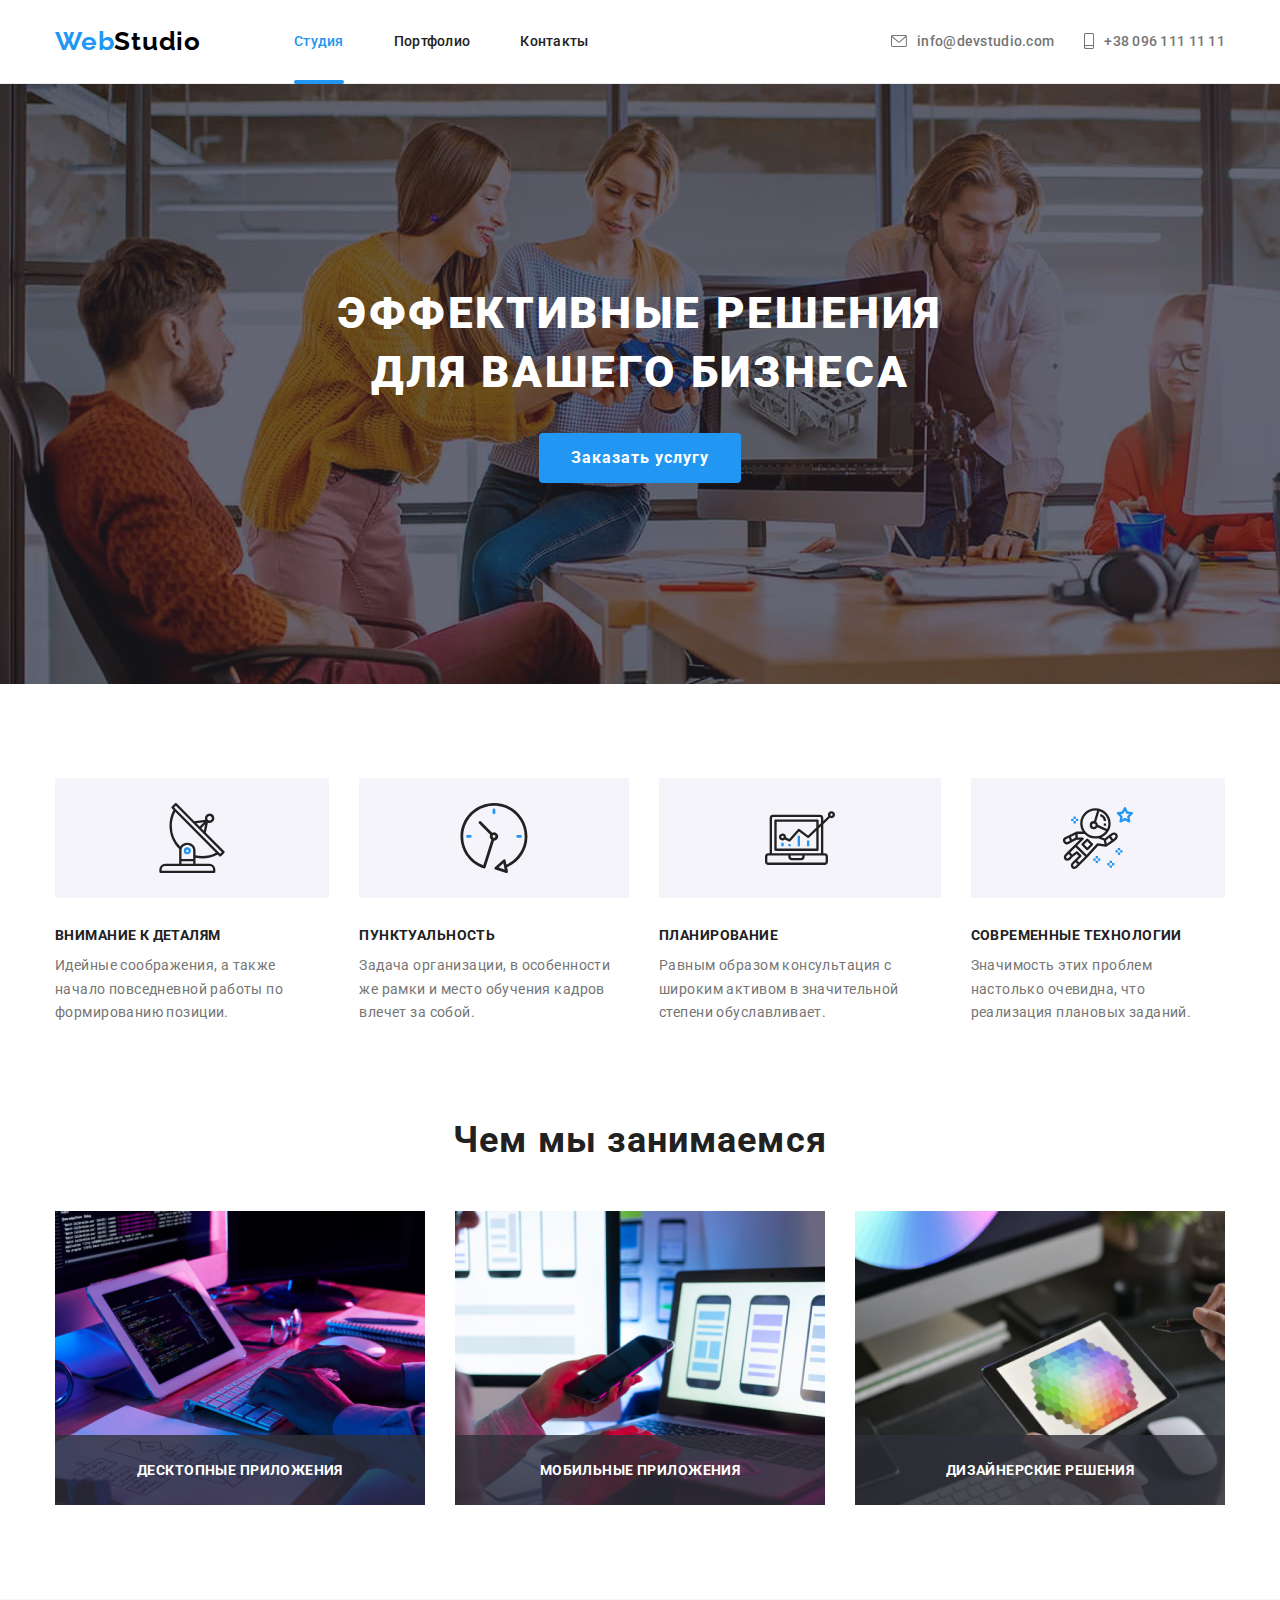
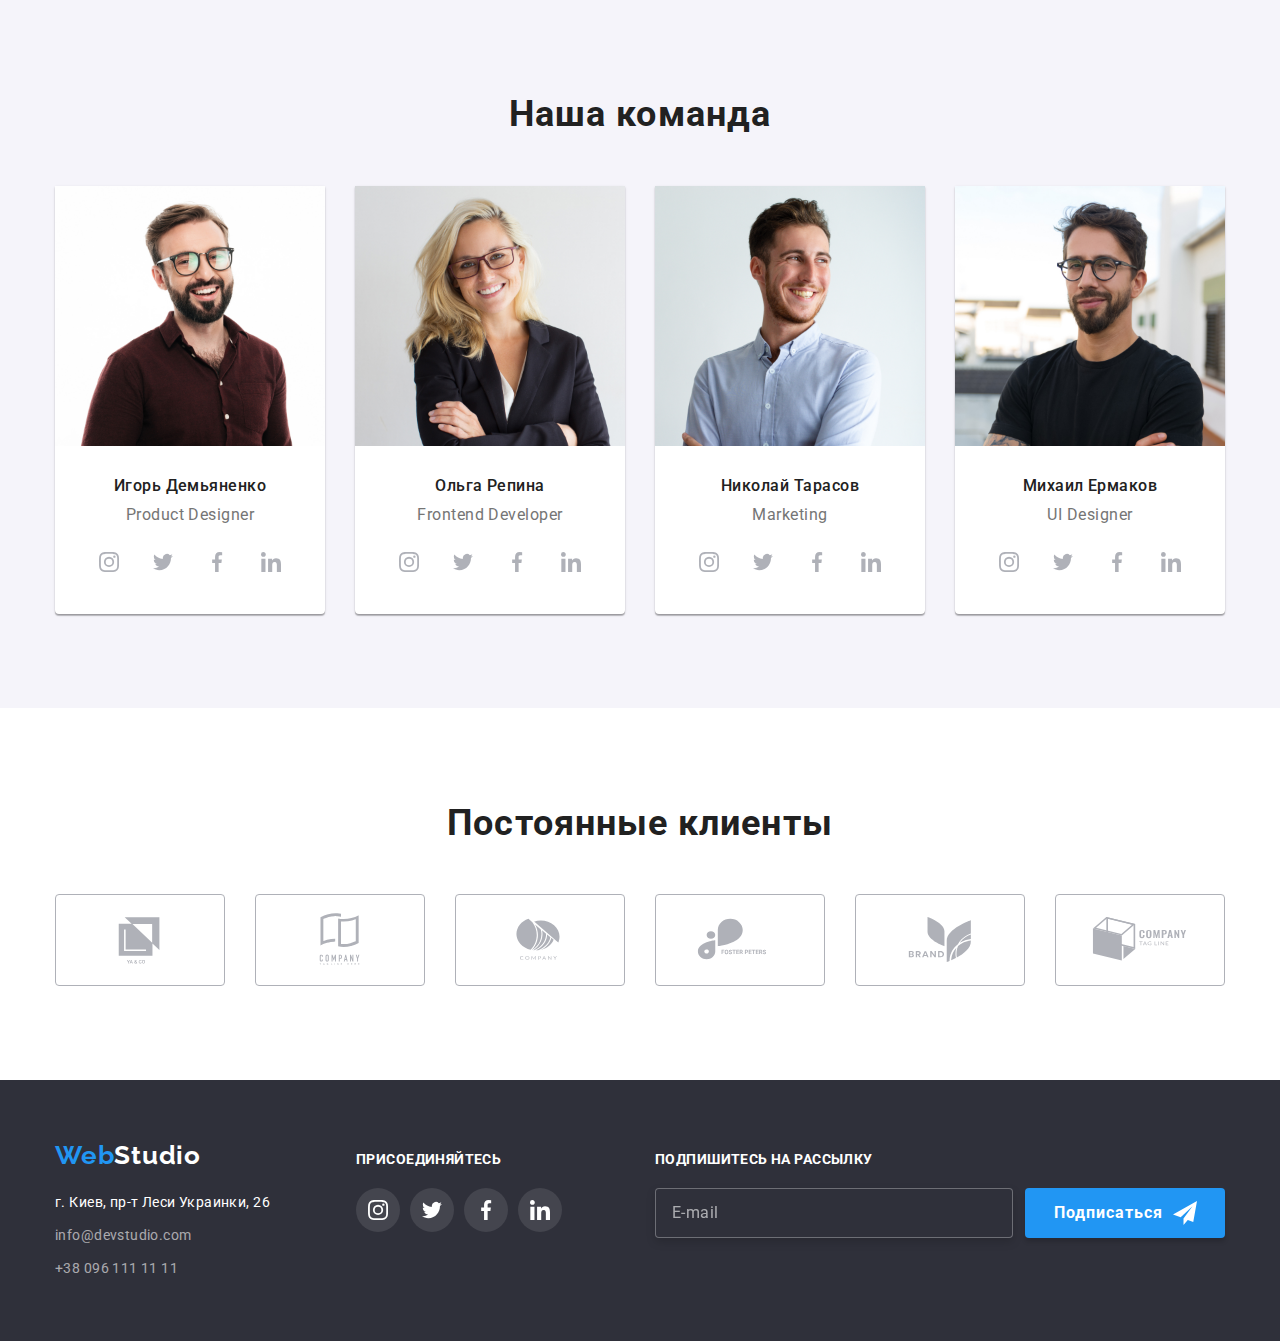
<file: index.html>
<!DOCTYPE html>
<html lang="ru">
<head>
    <meta charset="UTF-8">
    <meta http-equiv="X-UA-Compatible" content="IE=edge">
    <meta name="viewport" content="width=device-width, initial-scale=1.0">
    <title>Студия</title>
    <link href="https://fonts.googleapis.com/css2?family=Raleway:wght@700&family=Roboto:wght@400;500;700;900&display=swap" rel="stylesheet">
    <link rel="stylesheet" href="https://cdnjs.cloudflare.com/ajax/libs/modern-normalize/1.1.0/modern-normalize.min.css">
    <link rel="stylesheet" href="./css/styles.css">
</head>
<body>

    <!-- Шапка сайта -->
    <header class="page-header">
        <div class="container nav-header">
            <nav class="main-nav">
                <a href="./index.html" class="logo">Web<span class="studio">Studio</span></a>
                <ul class="site-nav">
                    <li class="item">
                        <a href="./index.html" class="link current">Студия</a>
                    </li>
                    <li class="item">
                        <a href="./portfolio.html" class="link">Портфолио</a>
                    </li>
                    <li class="item">
                        <a href="" class="link">Контакты</a>
                    </li>
                </ul>
            </nav>    
            <ul class="auth">
                <li class="item">
                    <a href="mailto:info@devstudio.com" class="auth-mail"><svg class="retreat" width="16" height="12">
                        <use href="./images/icons.svg#envelope"></use>
                    </svg>info@devstudio.com</a>
                </li>
                <li class="item">
                    <a href="tel:+380961111111" class="auth-tel"><svg class="retreat" width="10" height="16">
                        <use href="./images/icons.svg#smartphone"></use>
                    </svg>+38 096 111 11 11</a>
                </li>
            </ul>
        </div>
    </header>

    <main>
        <!-- Герой -->
        <section class="section hero">
            <h1 class="hero-title">Эффективные решения для вашего бизнеса</h1>
            <button type="button" class="hero-btn" data-modal-open>Заказать услугу</button>
        </section>

        <!-- Особенности -->
        <section class="section feature">
            <div class="container">
                <h2 class="hidden">Особенности</h2>
                <ul class="peculiarities">
                    <li class="item">
                        <div class="decor">
                            <svg class="" width="70" height="70">
                                <use href="./images/icons.svg#antenna1"></use></svg>
                        </div>
                        <h3 class="section-title">Внимание к деталям</h3>
                        <p class="paragraph">Идейные соображения, а также начало повседневной работы по формированию позиции.</p>
                    </li>
                    <li class="item">
                        <div class="decor">
                            <svg class="" width="70" height="70">
                                <use href="./images/icons.svg#clock1"></use></svg>
                        </div>
                        <h3 class="section-title">Пунктуальность</h3>
                        <p class="paragraph">Задача организации, в особенности же рамки и место обучения кадров влечет за собой.</p>
                    </li>
                    <li class="item">
                        <div class="decor">
                            <svg class="" width="70" height="70">
                                <use href="./images/icons.svg#diagram1"></use></svg>
                        </div>
                        <h3 class="section-title">Планирование</h3>
                        <p class="paragraph">Равным образом консультация с широким активом в значительной степени обуславливает.</p>
                    </li>
                    <li class="item">
                        <div class="decor">
                            <svg class="" width="70" height="70">
                                <use href="./images/icons.svg#astronaut1"></use></svg>
                        </div>
                        <h3 class="section-title">Современные технологии</h3>
                        <p class="paragraph">Значимость этих проблем настолько очевидна, что реализация плановых заданий.</p>
                    </li>
                </ul>
            </div>
        </section>

        <!-- Чем мы занимаемся -->
        <section class="section work">
            <div class="container">
                <h2 class="section-title">Чем мы занимаемся</h2>
            <ul class="section-work">
                <li class="item">
                    <div class="work-item">
                        <img src="./images/box1.jpg" alt="компьютер" width="370">
                        <div class="work-insert">
                            <p class="paragraph">Десктопные приложения</p>
                        </div>
                    </div>
                </li>
                <li class="item">
                    <div class="work-item">
                        <img src="./images/box2.jpg" alt="телефон" width="370">
                        <div class="work-insert">
                            <p class="paragraph">Мобильные приложения</p>
                        </div>
                    </div>
                </li>
                <li class="item">
                    <div class="work-item">
                        <img src="./images/box3.jpg" alt="планшет" width="370">
                        <div class="work-insert">
                            <p class="paragraph">Дизайнерские решения</p>
                        </div>
                    </div>
                </li>
            </ul>
            </div>
        </section>

        <!-- Наша команда -->
        <section class="section people">
            <div class="container">
                <h2 class="section-title">Наша команда</h2>
                <ul class="command">
                    <li class="item">
                        <img src="./images/foto-id.jpg" alt="Игорь Демьяненко" width="270">
                        <div class="content">
                            <h3 class="name">Игорь Демьяненко</h3>
                            <p class="paragraph" lang="en">Product Designer</p>
                            <ul class="links">
                                <li class="ikons">
                                    <a class="ikons1" href="">
                                        <svg class="command-ikons" width="20" height="20">
                                            <use href="./images/icons.svg#instagram"></use>
                                        </svg>
                                    </a>
                                </li>
                                <li class="ikons">
                                    <a class="ikons1" href="">
                                        <svg class="command-ikons" width="20" height="20">
                                            <use href="./images/icons.svg#twitter"></use>
                                        </svg>
                                    </a>
                                </li>
                                <li class="ikons">
                                    <a class="ikons1" href="">
                                        <svg class="command-ikons" width="20" height="20">
                                            <use href="./images/icons.svg#facebook"></use>
                                        </svg>
                                    </a>
                                </li>
                                <li class="ikons">
                                    <a class="ikons1" href="">
                                        <svg class="command-ikons" width="20" height="20">
                                            <use href="./images/icons.svg#linkedin"></use>
                                        </svg>
                                    </a>
                                </li>
                            </ul>
                        </div>
                    </li>
                    <li class="item">
                        <img src="./images/foto-or.jpg" alt="Ольга Репина" width="270">
                        <div class="content">
                            <h3 class="name">Ольга Репина</h3>
                            <p class="paragraph" lang="en">Frontend Developer</p>
                            <ul class="links">
                                <li class="ikons">
                                    <a class="ikons1" href="">
                                        <svg class="command-ikons" width="20" height="20">
                                            <use href="./images/icons.svg#instagram"></use>
                                        </svg>
                                    </a>
                                </li>
                                <li class="ikons">
                                    <a class="ikons1" href="">
                                        <svg class="command-ikons" width="20" height="20">
                                            <use href="./images/icons.svg#twitter"></use>
                                        </svg>
                                    </a>
                                </li>
                                <li class="ikons">
                                    <a class="ikons1" href="">
                                        <svg class="command-ikons" width="20" height="20">
                                            <use href="./images/icons.svg#facebook"></use>
                                        </svg>
                                    </a>
                                </li>
                                <li class="ikons">
                                    <a class="ikons1" href="">
                                        <svg class="command-ikons" width="20" height="20">
                                            <use href="./images/icons.svg#linkedin"></use>
                                        </svg>
                                    </a>
                                </li>
                            </ul>
                        </div>
                    </li>
                    <li class="item">
                        <img src="./images/foto-nt.jpg" alt="Николай Тарасов" width="270">
                        <div class="content">
                            <h3 class="name">Николай Тарасов</h3>
                            <p class="paragraph" lang="en">Marketing</p>
                            <ul class="links">
                                <li class="ikons">
                                    <a class="ikons1" href="">
                                        <svg class="command-ikons" width="20" height="20">
                                            <use href="./images/icons.svg#instagram"></use>
                                        </svg>
                                    </a>
                                </li>
                                <li class="ikons">
                                    <a class="ikons1" href="">
                                        <svg class="command-ikons" width="20" height="20">
                                            <use href="./images/icons.svg#twitter"></use>
                                        </svg>
                                    </a>
                                </li>
                                <li class="ikons">
                                    <a class="ikons1" href="">
                                        <svg class="command-ikons" width="20" height="20">
                                            <use href="./images/icons.svg#facebook"></use>
                                        </svg>
                                    </a>
                                </li>
                                <li class="ikons">
                                    <a class="ikons1" href="">
                                        <svg class="command-ikons" width="20" height="20">
                                            <use href="./images/icons.svg#linkedin"></use>
                                        </svg>
                                    </a>
                                </li>
                            </ul>
                        </div>
                    </li>
                    <li class="item">
                        <img src="./images/foto-me.jpg" alt="Михаил Ермаков" width="270">
                        <div class="content">
                            <h3 class="name">Михаил Ермаков</h3>
                            <p class="paragraph" lang="en">UI Designer</p>
                            <ul class="links">
                                <li class="ikons">
                                    <a class="ikons1" href="">
                                        <svg class="command-ikons" width="20" height="20">
                                            <use href="./images/icons.svg#instagram"></use>
                                        </svg>
                                    </a>
                                </li>
                                <li class="ikons">
                                    <a class="ikons1" href="">
                                        <svg class="command-ikons" width="20" height="20">
                                            <use href="./images/icons.svg#twitter"></use>
                                        </svg>
                                    </a>
                                </li>
                                <li class="ikons">
                                    <a class="ikons1" href="">
                                        <svg class="command-ikons" width="20" height="20">
                                            <use href="./images/icons.svg#facebook"></use>
                                        </svg>
                                    </a>
                                </li>
                                <li class="ikons">
                                    <a class="ikons1" href="">
                                        <svg class="command-ikons" width="20" height="20">
                                            <use href="./images/icons.svg#linkedin"></use>
                                        </svg>
                                    </a>
                                </li>
                            </ul>
                        </div>
                    </li>
                </ul>
            </div>
        </section>
        <!-- постоянные клиенты -->
        <section class="section regular-customers">
            <div class="container">
                <h2 class="section-title">Постоянные клиенты</h2>
                <ul class="customers">
                    <li>
                        <a href="" class="button1">                            
                            <svg class="button-icon" width="106" height="60">
                                <use href="./images/icons.svg#logo1"></use>
                            </svg>                            
                        </a>
                    </li>
                    <li>
                        <a href="" class="button1">
                            <svg class="button-icon" width="106" height="60">
                                <use href="./images/icons.svg#logo2"></use>
                            </svg>
                        </a>
                    </li>
                    <li>
                        <a href="" class="button1">
                            <svg class="button-icon" width="106" height="60">
                                <use href="./images/icons.svg#logo3"></use>
                            </svg>
                        </a>
                    </li>
                    <li>
                        <a href="" class="button1">
                            <svg class="button-icon" width="106" height="60">
                                <use href="./images/icons.svg#logo4"></use>
                            </svg>
                        </a>
                    </li>
                    <li>
                        <a href="" class="button1">
                            <svg class="button-icon" width="106" height="60">
                                <use href="./images/icons.svg#logo5"></use>
                            </svg>
                        </a>
                    </li>
                    <li>
                        <a href="" class="button1">
                            <svg class="button-icon" width="106" height="60">
                                <use href="./images/icons.svg#logo6"></use>
                            </svg>
                        </a>
                    </li>
                </ul>
            </div>
        </section>
    </main>

    <!-- Футер -->
    <footer class="footer">
        <div class="container ranks">
            <div class="footer-left">
                <p><a href="./index.html" class="logo">Web<span class="studio">Studio</span></a></p>        
                <address>
                    <ul class="address">
                        <li><a href="https://goo.gl/maps/qXwa7qk5TGZTuWN36" target="_blank" rel="noopener noreferrer" class="address-link maps">г. Киев, пр-т Леси Украинки, 26</a></li>
                        <li class="address-indent"><a href="mailto:info@devstudio.com" class="address-link mail">info@devstudio.com</a></li>
                        <li class="address-indent"><a href="tel:+380961111111" class="address-link tel">+38 096 111 11 11</a></li>
                    </ul>
                </address>
            </div>
            <div class="footer-links">
                <p class="footer-paragraph">присоединяйтесь</p>
                <ul class="links">
                    <li class="ikons">
                        <a class="ikons1" href="">
                            <svg class="footer-ikons" width="20" height="20">
                                <use href="./images/icons.svg#instagram"></use>
                            </svg>
                        </a>
                    </li>
                    <li class="ikons">
                        <a class="ikons1" href="">
                            <svg class="footer-ikons" width="20" height="20">
                                <use href="./images/icons.svg#twitter"></use>
                            </svg>
                        </a>
                    </li>
                    <li class="ikons">
                        <a class="ikons1" href="">
                            <svg class="footer-ikons" width="20" height="20">
                                <use href="./images/icons.svg#facebook"></use>
                            </svg>
                        </a>
                    </li>
                    <li class="ikons">
                        <a class="ikons1" href="">
                            <svg class="footer-ikons" width="20" height="20">
                                <use href="./images/icons.svg#linkedin"></use>
                            </svg>
                        </a>
                    </li>
                </ul>
            </div>
            <form class="footer-form">
                <p class="footer-paragraph">Подпишитесь на рассылку</p>
                <div class="footer-contact-form">
                    <input class="footer-contact-form-input" type="email" name="email" placeholder="E-mail" required>
                    <button class="footer-form-submit-btn" type="submit">
                        Подписаться
                        <svg class="icon-send" width="24" height="24">
                            <use href="./images/icons.svg#icon-send"></use></svg>
                    </button>
                </div>
            </form>
        </div>
    </footer>
        <!-- модалка -->
    <div class="backdrop is-hidden" data-modal>
        <div class="modal">            
            <button type="button" class="modal-close" data-modal-close>
                <svg width="18" height="18">
                    <use href="./images/icons.svg#close-black"></use>
                </svg>
            </button>

            <form class="contact-form">
                <p class="contact-form-text">Оставьте свои данные, мы вам перезвоним</p>
                <label class="contact-form-field">
                    Имя
                    <span class="contact-form-input-icon">
                        <input class="contact-form-input" name="user-name" type="text">
                        <svg class="contact-form-icon" width="18" height="18">
                            <use href="./images/icons.svg#person-black"></use></svg> 
                    </span>                        
                </label>
                <label class="contact-form-field">
                    Телефон
                    <span class="contact-form-input-icon">
                        <input class="contact-form-input" name="user-phon" type="tel">
                        <svg class="contact-form-icon" width="18" height="18">
                            <use href="./images/icons.svg#phone-black"></use></svg> 
                    </span>                        
                </label>
                <label class="contact-form-field">
                    Почта
                    <span class="contact-form-input-icon">
                        <input class="contact-form-input" name="user-email" type="email">
                        <svg class="contact-form-icon" width="18" height="18">
                            <use href="./images/icons.svg#email-black"></use></svg> 
                    </span>                        
                </label>
                <label class="contact-form-field">
                    Комментарий
                    <textarea class="contact-form-message" name="user-message" placeholder="Введите текст"></textarea>
                </label>
                <div class="contact-form-checkbox-wrapper">
                    <input class="contact-form-checkbox hidden" name="accept-policy" type="checkbox" id="checkbox-policy" required>
                    <label class="contact-form-checkbox-label" for="checkbox-policy"
                    >Соглашаюсь с рассылкой и принимаю&nbsp;<a class="contact-form-checkbox-link" href="">Условия договора</a></label
                    >
                </div>
                <button class="contact-form-submit-btn" type="submit">Отправить</button>
            </form>
        </div>
    </div>
    <script src="./js/modal.js"></script>
</body>
</html>
</file>
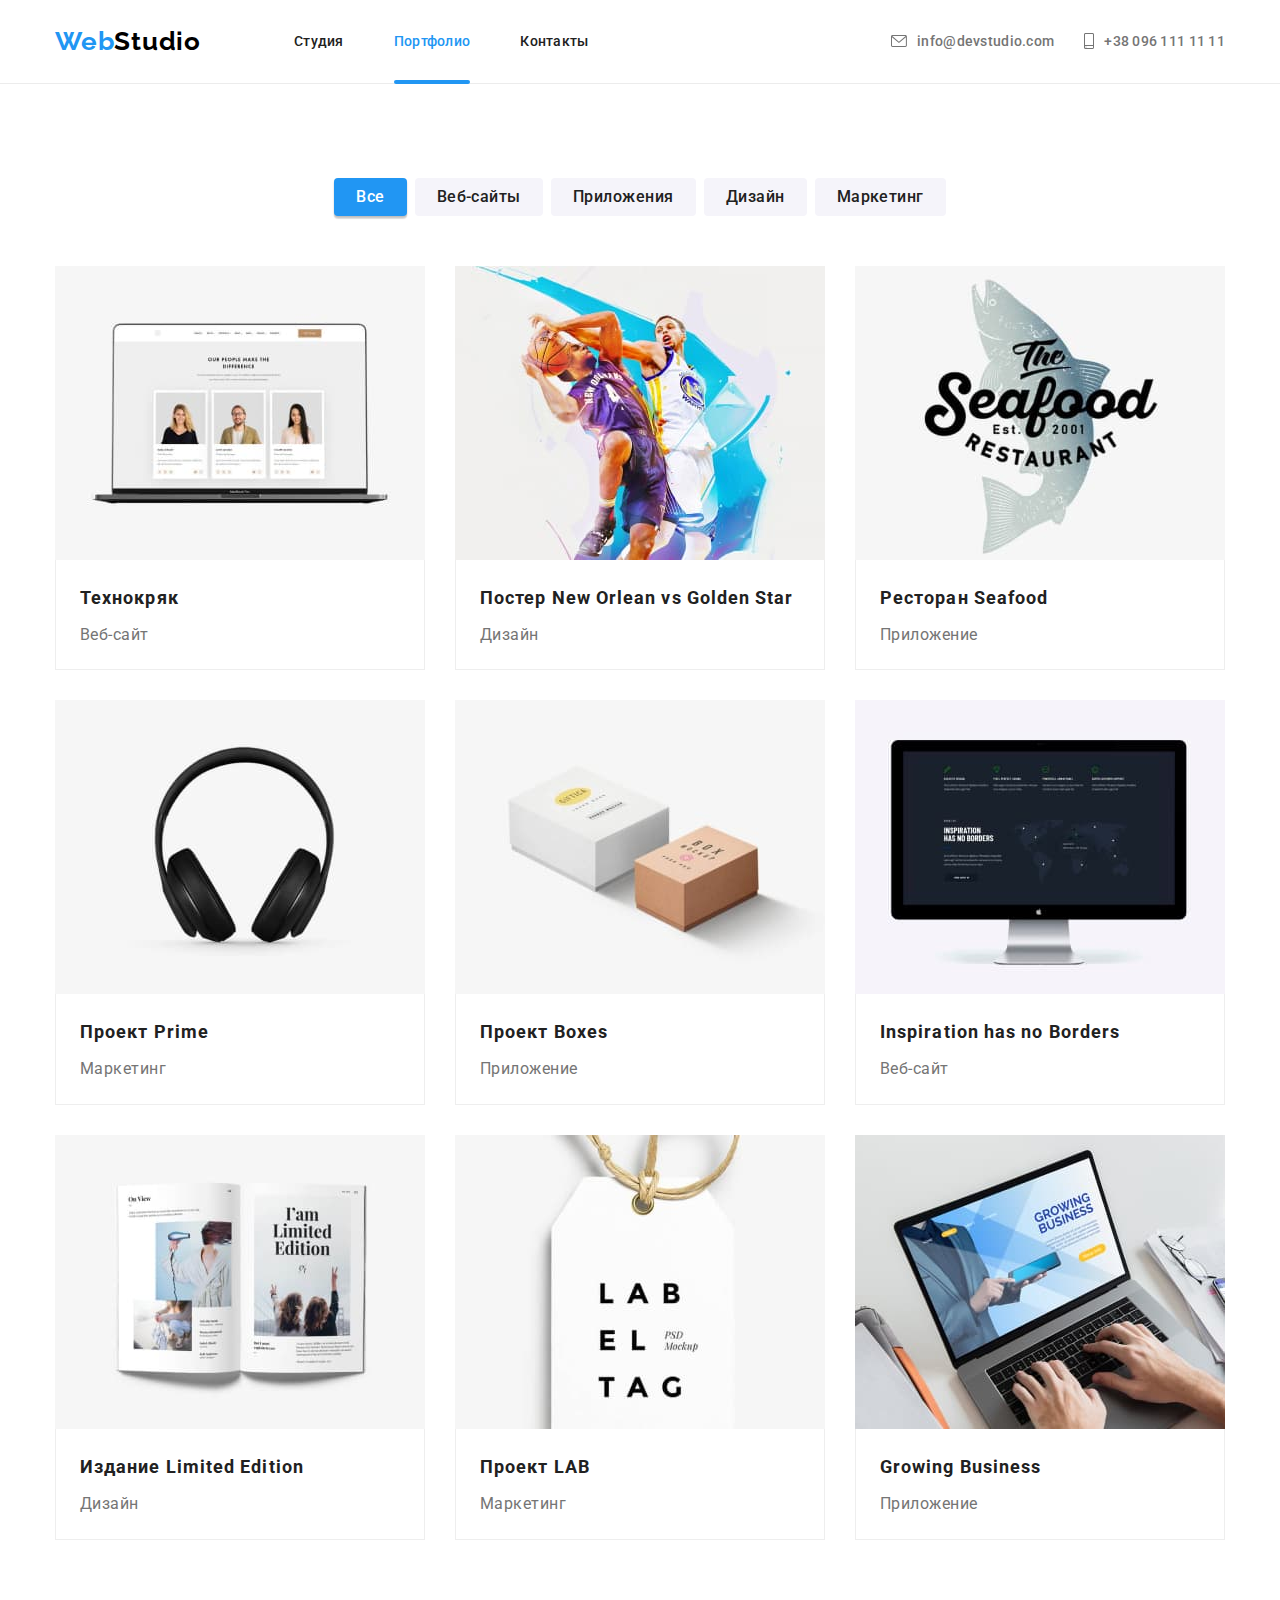
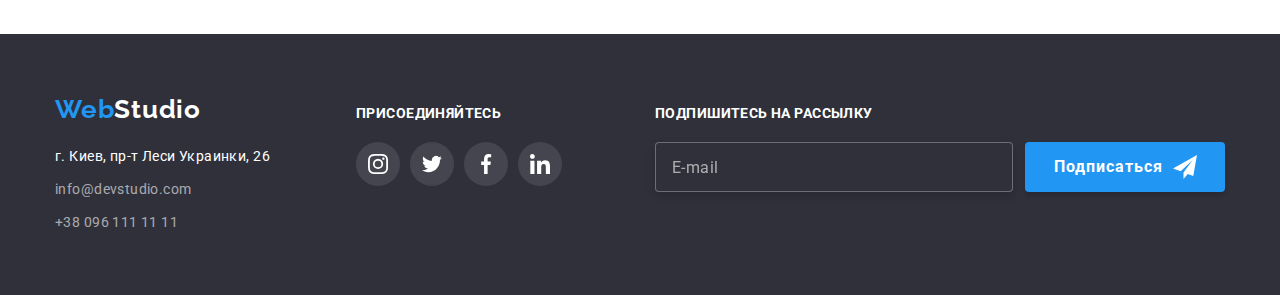
<file: portfolio.html>
<!DOCTYPE html>
<html lang="ru">
<head>
    <meta charset="UTF-8">
    <meta http-equiv="X-UA-Compatible" content="IE=edge">
    <meta name="viewport" content="width=device-width, initial-scale=1.0">
    <title>Портфолио</title>
    <link href="https://fonts.googleapis.com/css2?family=Raleway:wght@700&family=Roboto:wght@400;500;700;900&display=swap" rel="stylesheet">
    <link rel="stylesheet" href="https://cdnjs.cloudflare.com/ajax/libs/modern-normalize/1.1.0/modern-normalize.min.css">
    <link rel="stylesheet" href="./css/styles.css">
</head>
<body>
    <!-- Шапка сайта -->
    <header class="page-header">
        <div class="container nav-header">
            <nav class="main-nav">
                <a href="./index.html" class="logo">Web<span class="studio">Studio</span></a>
                <ul class="site-nav">
                    <li class="item">
                        <a href="./index.html" class="link">Студия</a>
                    </li>
                    <li class="item">
                        <a href="./portfolio.html" class="link current">Портфолио</a>
                    </li>
                    <li class="item">
                        <a href="" class="link">Контакты</a>
                    </li>
                </ul>
            </nav>
            <ul class="auth">
                <li class="item">
                    <a href="mailto:info@devstudio.com" class="auth-mail"><svg class="retreat" width="16" height="12">
                        <use href="./images/icons.svg#envelope"></use>
                    </svg>info@devstudio.com</a>
                </li>
                <li class="item">
                    <a href="tel:+380961111111" class="auth-tel"><svg class="retreat" width="10" height="16">
                        <use href="./images/icons.svg#smartphone"></use>
                    </svg>+38 096 111 11 11</a>
                </li>
            </ul>
        </div>
    </header>

    <main>
        <section class="section">
            <div class="container">
                <h1 class="hidden">Портфолио</h1>
                <!-- Фильтр -->
                <ul class="filter">
                    <li class="item"><button type="button" class="button primary">Все</button></li>
                    <li class="item"><button type="button" class="button secondary">Веб-сайты</button></li>
                    <li class="item"><button type="button" class="button secondary">Приложения</button></li>
                    <li class="item"><button type="button" class="button secondary">Дизайн</button></li>
                    <li class="item"><button type="button" class="button secondary">Маркетинг</button></li>
                </ul>
                <!-- Карточки -->
                <ul class="cards">
                    <li class="item">
                        <a class="cards-link" href="">
                            <div class="tumb">
                                <img src="./images/img1.jpg" alt="Технокряк" width="370">
                                <div class="overlay">
                                    <p class="paragraph" >Технокряк это современная площадка распространения коронавируса. Компании используют эту платформу для цифрового шпионажа и атак на защищённые сервера конкурентов.</p>
                                </div>
                            </div>
                            <div class="content">
                                <h2 class="title">Технокряк</h2>
                                <p class="paragraph">Веб-сайт</p>
                            </div>
                        </a>
                    </li>
                    <li class="item">
                        <a class="cards-link" href="">
                            <div class="tumb">
                                <img src="./images/img2.jpg" alt="Постер New Orlean vs Golden Star" width="370">
                                <div class="overlay">
                                    <p class="paragraph">Технокряк это современная площадка распространения коронавируса. Компании используют эту платформу для цифрового шпионажа и атак на защищённые сервера конкурентов.</p>
                                </div>
                            </div>                            
                            <div class="content">
                                <h2 class="title">Постер New Orlean vs Golden Star</h2>
                                <p class="paragraph">Дизайн</p>
                            </div>
                        </a>
                    </li>
                    <li class="item">
                        <a class="cards-link" href="">
                            <div class="tumb">
                                <img src="./images/img3.jpg" alt="Ресторан Seafood" width="370">
                                <div class="overlay">
                                    <p class="paragraph">Технокряк это современная площадка распространения коронавируса. Компании используют эту платформу для цифрового шпионажа и атак на защищённые сервера конкурентов.</p>
                                </div>
                            </div>                            
                            <div class="content">
                                <h2 class="title">Ресторан Seafood</h2>
                                <p class="paragraph">Приложение</p>
                            </div>
                        </a>
                    </li>
                    <li class="item">
                        <a class="cards-link" href="">
                            <div class="tumb">
                                <img src="./images/img4.jpg" alt="Проект Prime" width="370">
                                <div class="overlay">
                                    <p class="paragraph">Технокряк это современная площадка распространения коронавируса. Компании используют эту платформу для цифрового шпионажа и атак на защищённые сервера конкурентов.</p>
                                </div>
                            </div>                            
                            <div class="content">
                                <h2 class="title">Проект Prime</h2>
                                <p class="paragraph">Маркетинг</p>
                            </div>
                        </a>
                    </li>
                    <li class="item">
                        <a class="cards-link" href="">
                            <div class="tumb">
                                <img src="./images/img5.jpg" alt="Проект Boxes" width="370">
                                <div class="overlay">
                                    <p class="paragraph">Технокряк это современная площадка распространения коронавируса. Компании используют эту платформу для цифрового шпионажа и атак на защищённые сервера конкурентов.</p>
                                </div>
                            </div>                            
                            <div class="content">
                                <h2 class="title">Проект Boxes</h2>
                                <p class="paragraph">Приложение</p>
                            </div>
                        </a>
                    </li>
                    <li class="item">
                        <a class="cards-link" href="">
                            <div class="tumb">
                                <img src="./images/img6.jpg" alt="Inspiration has no Borders" width="370">
                                <div class="overlay">
                                    <p class="paragraph">Технокряк это современная площадка распространения коронавируса. Компании используют эту платформу для цифрового шпионажа и атак на защищённые сервера конкурентов.</p>
                                </div>
                            </div>                            
                            <div class="content">
                                <h2 class="title">Inspiration has no Borders</h2>
                                <p class="paragraph">Веб-сайт</p>
                            </div>
                        </a>
                    </li>
                    <li class="item">
                        <a class="cards-link" href="">
                            <div class="tumb">
                                <img src="./images/img7.jpg" alt="Издание Limited Edition" width="370">
                                <div class="overlay">
                                    <p class="paragraph">Технокряк это современная площадка распространения коронавируса. Компании используют эту платформу для цифрового шпионажа и атак на защищённые сервера конкурентов.</p>
                                </div>
                            </div>                            
                            <div class="content">
                                <h2 class="title">Издание Limited Edition</h2>
                                <p class="paragraph">Дизайн</p>
                            </div>
                        </a>
                    </li>
                    <li class="item">
                        <a class="cards-link" href="">
                            <div class="tumb">
                                <img src="./images/img8.jpg" alt="Проект LAB" width="370">
                                <div class="overlay">
                                    <p class="paragraph">Технокряк это современная площадка распространения коронавируса. Компании используют эту платформу для цифрового шпионажа и атак на защищённые сервера конкурентов.</p>
                                </div>
                            </div>                            
                            <div class="content">
                                <h2 class="title">Проект LAB</h2>
                                <p class="paragraph">Маркетинг</p>
                            </div>
                        </a>
                    </li>
                    <li class="item">
                        <a class="cards-link" href="">
                            <div class="tumb">
                                <img src="./images/img9.jpg" alt="Growing Business" width="370">
                                <div class="overlay">
                                    <p class="paragraph">Технокряк это современная площадка распространения коронавируса. Компании используют эту платформу для цифрового шпионажа и атак на защищённые сервера конкурентов.</p>
                                </div>
                            </div>                            
                            <div class="content">
                                <h2 class="title">Growing Business</h2>
                                <p class="paragraph">Приложение</p>
                            </div>
                        </a>
                    </li>
                </ul>
            </div>
        </section>
    </main>

    <!-- Футер -->
    <footer class="footer">
        <div class="container ranks">
            <div class="footer-left">
                <p><a href="./index.html" class="logo">Web<span class="studio">Studio</span></a></p>        
                <address>
                    <ul class="address">
                        <li><a href="https://goo.gl/maps/qXwa7qk5TGZTuWN36" target="_blank" rel="noopener noreferrer" class="address-link maps">г. Киев, пр-т Леси Украинки, 26</a></li>
                        <li class="address-indent"><a href="mailto:info@devstudio.com" class="address-link mail">info@devstudio.com</a></li>
                        <li class="address-indent"><a href="tel:+380961111111" class="address-link tel">+38 096 111 11 11</a></li>
                    </ul>
                </address>
            </div>
            <div class="footer-links">
                <p class="footer-paragraph">присоединяйтесь</p>
                <ul class="links">
                    <li class="ikons">
                        <a class="ikons1" href="">
                            <svg class="footer-ikons" width="20" height="20">
                                <use href="./images/icons.svg#instagram"></use>
                            </svg>
                        </a>
                    </li>
                    <li class="ikons">
                        <a class="ikons1" href="">
                            <svg class="footer-ikons" width="20" height="20">
                                <use href="./images/icons.svg#twitter"></use>
                            </svg>
                        </a>
                    </li>
                    <li class="ikons">
                        <a class="ikons1" href="">
                            <svg class="footer-ikons" width="20" height="20">
                                <use href="./images/icons.svg#facebook"></use>
                            </svg>
                        </a>
                    </li>
                    <li class="ikons">
                        <a class="ikons1" href="">
                            <svg class="footer-ikons" width="20" height="20">
                                <use href="./images/icons.svg#linkedin"></use>
                            </svg>
                        </a>
                    </li>
                </ul>
            </div>
            <form class="footer-form">
                <p class="footer-paragraph">Подпишитесь на рассылку</p>
                <div class="footer-contact-form">
                    <input class="footer-contact-form-input" type="email" name="email" placeholder="E-mail" required>
                    <button class="footer-form-submit-btn" type="submit">
                        Подписаться
                        <svg class="icon-send" width="24" height="24">
                            <use href="./images/icons.svg#icon-send"></use></svg>
                    </button>
                </div>
            </form>
        </div>
    </footer>
   
</body>
</html>
</file>
<file: css/styles.css>
:root{
    --primary-text-color: #757575;
    --title-text-color: #212121;
    --accent-color: #2196f3;
    --white-color: #ffffff;
    --background-btn-color: #F5F4FA;
    --background-footer-color: #2F303A;
    --footer-color: rgba(255, 254, 254, 0.6);
    --overlay-color: rgba(33, 150, 243, 0.9);
}

body{
    color: var(--primary-text-color);
    background-color: var(--white-color);
    font-family: Roboto, sans-serif
}
ul{
    padding: 0;
    margin: 0;
    list-style: none;
}
button{
    font-family: inherit;
}

.logo,
.studio{    
    font-family: Raleway, sans-serif;
    font-weight: 700;
    font-size: 26px;
    line-height: 1.2;
    letter-spacing: 0.03em;
    text-decoration: none;
}
.logo{
    color: var(--accent-color);
}
.page-header .studio{
    color: #000000;    
}
/* nav */
.nav-header{
    display: flex;
    align-items: center;
}
.main-nav{
    display: flex;
    align-items: center;
}
.site-nav{
    display: flex;
    margin-left: 93px;
}
.auth{
    display: flex;
    margin-left: auto;
}
.site-nav .item:not(:last-child){
    margin-right: 50px;
}
.auth .item:not(:last-child){
    margin-right: 30px;
}
.site-nav .link{
    display: block;
    padding-top: 32px;
    padding-bottom: 32px;
    color: var(--title-text-color);
    font-weight: 500;
    font-size: 14px;
    line-height: 1.33;
    letter-spacing: 0.02em;
    text-decoration: none;
    position: relative;
    transition: color 250ms cubic-bezier(0.4, 0, 0.2, 1);
}
.site-nav .link:hover,
.site-nav .link:focus {
    color: var(--accent-color);
}
.site-nav .link.current{
    color: var(--accent-color);
}
.current::after{
    content: "";
    display: inline-block;
    height: 4px;
    width: 100%;
    position: absolute;
    bottom: -1px;
    left: 0;
    background: var(--accent-color);
    border-radius: 2px;
}
/* auth */
.auth-mail,
.auth-tel{
    display: inline-flex;
    padding-top: 32px;
    padding-bottom: 32px;
    align-items: center;
    color: var(--primary-text-color);
    fill: var(--primary-text-color);
    font-weight: 500;
    font-size: 14px;
    line-height: 1.33;
    letter-spacing: 0.02em;
    text-decoration: none;
    transition: color 250ms cubic-bezier(0.4, 0, 0.2, 1), fill 250ms cubic-bezier(0.4, 0, 0.2, 1);
}
.retreat{
    margin-right: 10px;
} 
.auth-mail:hover,
.auth-mail:focus,
.auth-tel:hover,
.auth-tel:focus{
    color: var(--accent-color);
    fill: var(--accent-color);
}
.page-header{
    margin-left: 0px;
    border-bottom: 1px solid #ECECEC;
}
/* main */
.section{
    padding-top: 94px;
    padding-bottom: 94px;
}

/* filter */
.filter{
    display: flex;
    margin-left: auto;
    margin-right: auto;
    margin-bottom: 50px;
    justify-content: center;
}
.filter .item:not(:last-child){
    margin-right: 8px;
}
.button{
    border: none;
    border-radius: 4px;
    padding: 6px 22px;
    color: var(--title-text-color);
    background-color: var(--background-btn-color);
    font-weight: 500;
    font-size: 16px;
    line-height: 1.62;
    text-align: center;
    letter-spacing: 0.03em;
    text-decoration: none;
    cursor: pointer;
    transition: color 250ms cubic-bezier(0.4, 0, 0.2, 1), background-color 250ms cubic-bezier(0.4, 0, 0.2, 1), box-shadow 250ms cubic-bezier(0.4, 0, 0.2, 1);
}
.filter .button{
     max-width: 145px;   
}
.filter .button.secondary:hover,
.filter .button.secondary:focus,
.button.primary{
    color: var(--white-color);
    background-color: var(--accent-color);
    box-shadow: 0px 3px 1px rgba(0, 0, 0, 0.1), 0px 1px 2px rgba(0, 0, 0, 0.08), 0px 2px 2px rgba(0, 0, 0, 0.12);
}
.button.secondary{
    color: var(--title-text-color);
    background-color: var(--background-btn-color);
}
/* cards */
.cards{
    display: flex;
    flex-wrap: wrap;
}
.cards .item{
    width: 370px;    
}
.cards-link{
    display: block;
    transition: box-shadow 250ms cubic-bezier(0.4, 0, 0.2, 1);
}
.cards-link:hover,
.cards-link:focus{
    box-shadow: 0px 1px 1px rgba(0, 0, 0, 0.12), 0px 4px 4px rgba(0, 0, 0, 0.06), 1px 4px 6px rgba(0, 0, 0, 0.16);
}
.cards .item:not(:nth-child(3n)){
    margin-right: 30px;
}
.cards .item:not(:nth-last-child(-n+3)){
    margin-bottom: 30px;
}
.tumb{
    position: relative;
    overflow: hidden;
}
.cards-link:hover .overlay,
.cards-link:focus .overlay{
    transform: translateY(0);
}
.overlay{
    padding: 63px 24px;
    position: absolute;
    bottom: 0;
    left: 0;
    width: 100%;
    height: 100%;
    background-color: var(--overlay-color);
    transform: translateY(101%);
    transition: transform 250ms cubic-bezier(0.4, 0, 0.2, 1);
}
.cards .content{
    padding: 20px 24px;
    border: 1px solid #EEEEEE;
    border-top: 0;
    box-sizing: border-box;
}
.cards .title{
    margin-top: 0;
    margin-bottom: 4px;
    color: var(--title-text-color);
    font-weight: 700;
    font-size: 18px;
    line-height: 2;
    letter-spacing: 0.06em;
}
.cards-link{
    text-decoration: none;
}
.cards .paragraph{
    color:var(--primary-text-color) ;
    font-size: 16px;
    line-height: 1.87;
    letter-spacing: 0.03em;
}
.tumb .paragraph{
    font-family: Roboto;
    font-style: normal;
    font-weight: 400;
    font-size: 18px;
    line-height: 1.56;
    letter-spacing: 0.03em;
    color: #FFFFFF;
}
/* hero */
.hero{
    padding-top: 200px;
    padding-bottom: 200px;
    text-align: center;
    max-width: 1600px;
    height: 600px;
    margin-left: auto;
    margin-right: auto;
    background-image: linear-gradient(to right, rgba(47, 48, 58, 0.4), rgba(47, 48, 58, 0.4)), url(../images/hero.jpg);
}
.hero-title{
    margin-top: 0px;
    margin-bottom: 30px;
    margin-left: auto;
    margin-right: auto;
    width: 696px;
    color: var(--white-color);
    font-weight: 900;
    font-size: 44px;
    line-height: 1.36;
    letter-spacing: 0.06em;
    text-transform: uppercase;
}
.hero-btn{
    border-radius: 4px;
    border: 0px;
    padding: 10px 32px;
    min-width: 200px;
    height: 50px;
    color: var(--white-color);
    background-color: var(--accent-color);
    font-weight: 700;
    font-size: 16px;
    line-height: 1.87;
    align-items: center;
    letter-spacing: 0.06em;
    text-decoration: none;
    cursor: pointer;
    transition: background-color 250ms cubic-bezier(0.4, 0, 0.2, 1);
}
.hero-btn:hover,
.hero-btn:focus{
    background-color: #188CE8;    ;
}

/* section */
h3,
p{
    margin-top: 0;
    margin-bottom: 0;
}
.people{
    background-color: #F5F4FA;
}
.peculiarities{
    display: flex;
}
.peculiarities .item{
    width: calc((100%-90)/4);
}
.peculiarities .item:not(:last-child){
    margin-right: 30px;
}
.decor{
    display: flex;
    align-items: center;
    background-color: #F5F4FA;
    height: 120px;
    margin-bottom: 30px;
    justify-content: center;
}
.peculiarities .section-title{
    margin-bottom: 10px;
    font-weight: 700;
    font-size: 14px;
    line-height: 1.14;
    text-align: left;
    letter-spacing: 0.03em;
    text-transform: uppercase;
}
.peculiarities .paragraph{
    font-size: 14px;
    line-height: 1.71;
    letter-spacing: 0.03em;
}
.section-title{
    margin-top: 0;
    margin-bottom: 50px;
    color: var(--title-text-color);
    font-weight: 700;
    font-size: 36px;
    line-height: 1.17;
    text-align: center;
    letter-spacing: 0.03em;
}
.work{
    padding-top: 0;
}
.section-work{
    display: flex;
}
.section-work .item{
    width: calc((100%-60)/3);
}
.section-work .item:not(:last-child){
    margin-right: 30px;
}
img{
    display: block;
}
.work-item{
    position: relative;
}
.work-insert{
    position: absolute;
    bottom: 0;
    width: 370px;
    height: 70px;
    display: flex;
    background: rgba(47, 48, 58, 0.8);
}
.work-insert .paragraph{
    display: flex;
    align-items: center;
    justify-content: center;
    width: 100%;
    font-family: Roboto;
    font-style: normal;
    font-weight: 700;
    font-size: 14px;
    line-height: 1.14;    
    letter-spacing: 0.03em;
    text-transform: uppercase;
    color: #FFFFFF;    
}
.command{
    display: flex;
}
.command .item{
    width: calc((100%-90)/4);
    background: var(--white-color);
    box-shadow: 0px 1px 3px rgba(0, 0, 0, 0.12), 0px 1px 1px rgba(0, 0, 0, 0.14), 0px 2px 1px rgba(0, 0, 0, 0.2);
    border-radius: 0px 0px 4px 4px;
}
.command .item:not(:last-child){
    margin-right: 30px;
}
.command .content{
    padding-top: 30px;
    padding-bottom: 30px;
}
.name{
    margin-bottom: 10px;
    color: var(--title-text-color);
    font-weight: 500;
    font-size: 16px;
    line-height: 1.19;
    text-align: center;
    letter-spacing: 0.03em;
}
.command .paragraph{
    font-size: 16px;
    line-height: 1.19;
    text-align: center;
    letter-spacing: 0.03em;
    margin-bottom: 16px;
}
.links{
    display: flex;
    padding: 0;
    margin: 0 auto;    
    list-style: none;
    justify-content: center;
    align-items: center;
}
.links .ikons1{
    display: inline-flex;
    width: 44px;
    height: 44px;
    border-radius: 50%;
    align-items: center;
    justify-content: center;
    transition: background-color 250ms cubic-bezier(0.4, 0, 0.2, 1);
}
.command-ikons{
    fill: #AFB1B8;
    transition: fill 250ms cubic-bezier(0.4, 0, 0.2, 1);
}
.ikons1:hover .command-ikons,
.ikons1:focus .command-ikons{
    fill: var(--white-color);
}
.links .ikons1:hover,
.links .ikons1:focus{
    background-color: var(--accent-color);    
}
.links .ikons:not(:last-child){
    margin-right: 10px;
}

.customers{
    display: flex;
    padding: 0;
    margin: 0;
    list-style: none;
}
.button1{
    display: flex;
    align-items: center;
    justify-content: center;
    padding: 0;    
    width: 170px;
    height: 92px;
    border: 1px solid #AFB1B8;
    box-sizing: border-box;
    border-radius: 4px;
    background-color: var(--white-color);
    transition: border 250ms cubic-bezier(0.4, 0, 0.2, 1);
}
.customers li + li{
    margin-left: 30px;
}
.button-icon{    
    fill: #AFB1B8;
    transition: fill 250ms cubic-bezier(0.4, 0, 0.2, 1);
}
.button1:hover,
.button1:focus{
    border: 1px solid var(--accent-color);
}
.button1:hover .button-icon,
.button1:focus .button-icon{
    fill: var(--accent-color);    
}

/* footer */
.footer{
    padding-top: 60px;
    padding-bottom: 60px;
    background-color: var(--background-footer-color);
}
.ranks{
    display: flex;
    align-items: baseline;
}
.footer .studio{
    color: var(--white-color);
}
.address{
    margin-top: 20px;
    width: 231px;
}
.address-link{
    font-size: 14px;
    line-height: 1.71;
    letter-spacing: 0.03em;
    text-decoration: none;
    font-style: normal;
    transition: color 250ms cubic-bezier(0.4, 0, 0.2, 1);
}
.address-indent{
    margin-top: 9px;
}
.address .mail,
.address .tel{   
    color: var(--footer-color);
}
.address .maps{
    color: var(--white-color);
}
.address-link:hover,
.address-link:focus{
    color: var(--white-color);
}
.footer-links{
    margin-left: 70px;
}
.footer-paragraph{
    margin-bottom: 20px;
    font-style: normal;
    font-weight: bold;
    font-size: 14px;
    line-height: 1.14;
    letter-spacing: 0.03em;
    text-transform: uppercase;
    color: #FFFFFF
}
.footer-links .ikons1{
    background-color: rgba(255, 255, 255, 0.1);
}
.footer-ikons{
    fill: var(--white-color);    
}
.footer-form{
    margin-left: 93px;
}
.footer-contact-form{
    display: flex;
}
.footer-contact-form-input{
    display: flex;
    align-items: center;
    width: 358px;
    height: 50px;
    margin-right: 12px;
    padding-left: 16px;
    font-family: Roboto;
    font-style: normal;
    font-weight: 400;
    font-size: 16px;
    line-height: 1.25;
    letter-spacing: 0.03em;
    background-color: var(--background-footer-color);
    border: 1px solid rgba(255, 255, 255, 0.3);
    filter: drop-shadow(0px 4px 4px rgba(0, 0, 0, 0.15));
    border-radius: 4px;
    color: var(--white-color);
    transition: border-color 250ms cubic-bezier(0.4, 0, 0.2, 1);
}
.footer-contact-form-input:focus{
    outline: none;    
    border-color: var(--accent-color);
}
.footer-contact-form-input::placeholder{
    color: rgba(255, 255, 255, 0.6);
}
.footer-form-submit-btn{
    display: flex;
    align-items: center;
    text-align: center;
    padding: 10px 28px 10px 29px;
    min-width: 200px;
    height: 50px;
    font-family: Roboto;
    font-style: normal;
    font-weight: 700;
    font-size: 16px;
    line-height: 1.88;    
    letter-spacing: 0.06em;
    text-decoration: none;
    cursor: pointer;
    border-radius: 4px;
    border: 0px;    
    color: var(--white-color);
    background-color: var(--accent-color);
    box-shadow: 0px 4px 4px rgba(0, 0, 0, 0.15);
    transition: background-color 250ms cubic-bezier(0.4, 0, 0.2, 1);
}
.footer-form-submit-btn:hover,
.footer-form-submit-btn:focus{
    background-color: #188CE8;    ;
}
.icon-send{
    margin-left: 10px;
}
.container{
    margin-left: auto;
    margin-right: auto;
    width: 1200px;
    padding-left: 15px;
    padding-right: 15px;
}
.hidden {
    position: absolute;
    width: 1px;
    height: 1px;
    margin: -1px;
    border: 0;
    padding: 0;    
    white-space: nowrap;
    clip-path: inset(100%);
    clip: rect(0 0 0 0);
    overflow: hidden;
}
.backdrop{
    position: fixed;
    z-index: 100;
    top: 0;
    left: 0;
    width: 100vw;
    height: 100vh;
    background-color: rgba(0, 0, 0, 0.5);
    opacity: 1;
    visibility: visible;
    transition: opacity 250ms cubic-bezier(0.4, 0, 0.2, 1), visibility 250ms cubic-bezier(0.4, 0, 0.2, 1);
    animation: animatescale 1000ms linear;
}
.backdrop.is-hidden{
    visibility: hidden;
    opacity: 0;
    pointer-events: none;
}
.modal{
    position: absolute;     
    top: 50%;
    left: 50%;
    transform: translate(-50%, -50%);
    min-width: 528px;
    min-height: 581px;
    background-color: var(--white-color);
    box-shadow: 0px 1px 3px rgba(0, 0, 0, 0.12), 0px 1px 1px rgba(0, 0, 0, 0.14), 0px 2px 1px rgba(0, 0, 0, 0.2);
    border-radius: 4px;
    padding: 40px;
}
.modal-close{
    display: flex;
    justify-content: center;
    align-items: center;
    padding: 0;
    position: absolute;
    top: 8px;
    right: 8px;
    width: 30px;
    height: 30px;
    border-radius: 50%;
    border: 1px solid rgba(0, 0, 0, 0.1);
    background-color: transparent;
    cursor: pointer;
    transition: fill 250ms cubic-bezier(0.4, 0, 0.2, 1);   
}
.modal-close:hover,
.modal-close:focus{
    fill: var(--accent-color);
}
.contact-form-text{
    font-family: Roboto;
    font-style: normal;
    font-weight: 700;
    font-size: 20px;
    line-height: 1.15;
    text-align: center;
    letter-spacing: 0.03em;
    color: var(--title-text-color);
    margin-bottom: 12px;
}
.contact-form-field{
    display: block;
    font-style: normal;
    font-size: 12px;
    line-height: 1.167;
    letter-spacing: 0.01em;
    margin-bottom: 10px;
}
.contact-form-field:nth-child(5){
    margin-bottom: 20px;
}
.contact-form-input-icon{
    position: relative;
    display: block;
    margin-top: 4px;
}
.contact-form-input{    
    width: 100%;
    height: 40px;
    padding-left: 42px;
    border: 1px solid rgba(33, 33, 33, 0.2);
    box-sizing: border-box;
    border-radius: 4px;
    cursor: pointer;
    transition: border-color 250ms cubic-bezier(0.4, 0, 0.2, 1);
}
.contact-form-input:focus{
    outline: none;    
    border-color: var(--accent-color);
}
.contact-form-input:focus + .contact-form-icon{
    fill: var(--accent-color);
}
.contact-form-icon{
    position: absolute;
    top: 50%;
    left: 12px;
    transform: translateY(-50%);
    color: var(--title-text-color);
    transition: fill 250ms cubic-bezier(0.4, 0, 0.2, 1);
}
.contact-form-message{
    width: 100%;
    height: 120px;
    margin-top: 4px;
    padding: 12px 16px;
    resize: none;
    border: 1px solid rgba(33, 33, 33, 0.2);
    box-sizing: border-box;
    border-radius: 4px;
    cursor: pointer;
    transition: border-color 250ms cubic-bezier(0.4, 0, 0.2, 1);
}
.contact-form-message:focus{
    outline: none;    
    border-color: var(--accent-color);
}
.contact-form-message::placeholder{
    color: rgba(117, 117, 117, 0.5);
}
.contact-form-checkbox-wrapper{
    margin-bottom: 30px;
}
.contact-form-checkbox:focus + .contact-form-checkbox-label::before{
    border-color: var(--accent-color);
}
.contact-form-checkbox:checked + .contact-form-checkbox-label::before{
    background-image: url(../images/icon-check.svg);
    border: none;
}

.contact-form-checkbox-label{
    display: flex;
    align-items: center;
    justify-content: center;
    font-weight: 400;
    font-size: 14px;
    line-height: 1.71;
    letter-spacing: 0.03em;
}
.contact-form-checkbox-label::before{
    content: "";
    display: inline-block;
    width: 16px;
    height: 15px;
    border: 2px solid var(--title-text-color);
    border-radius: 2px;
    cursor: pointer;
    margin-right: 7px;
    transition: border-color 250ms cubic-bezier(0.4, 0, 0.2, 1);
}
.contact-form-checkbox-link{
    color: var(--accent-color);
}
.contact-form-submit-btn{
    display: block;
    margin: 0 auto;
    border-radius: 4px;
    border: 0px;
    padding: 10px 55px 10px 56px;
    min-width: 200px;
    height: 50px;
    color: var(--white-color);
    background-color: var(--accent-color);
    font-weight: 700;
    font-size: 16px;
    line-height: 1.87;
    align-items: center;
    letter-spacing: 0.06em;
    text-decoration: none;
    cursor: pointer;
    transition: background-color 250ms cubic-bezier(0.4, 0, 0.2, 1);
}
.contact-form-submit-btn:hover,
.contact-form-submit-btn:focus{
    background-color: #188CE8;    ;
}

@keyframes animatescale {
    0%{
        transform: scale(0.5);
    }
    100%{
        transform: scale(1);
    }
}
</file>
